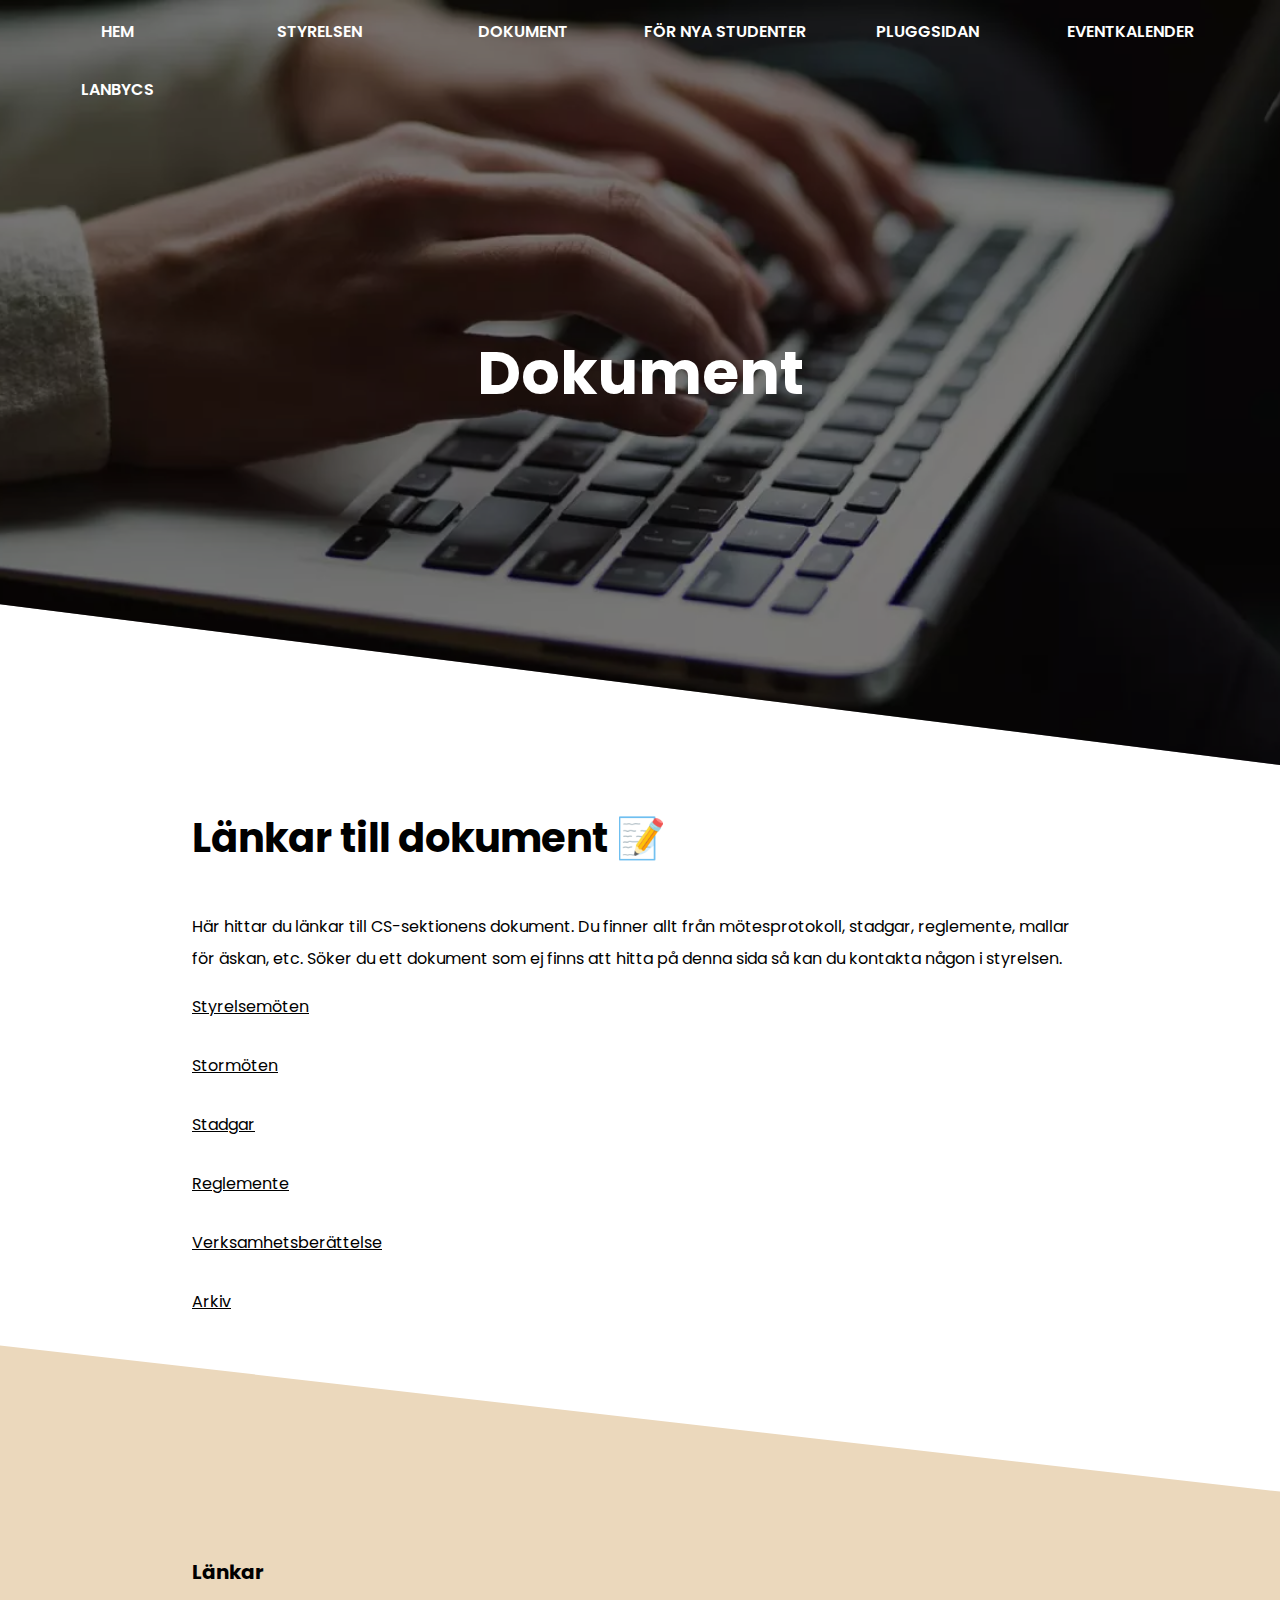
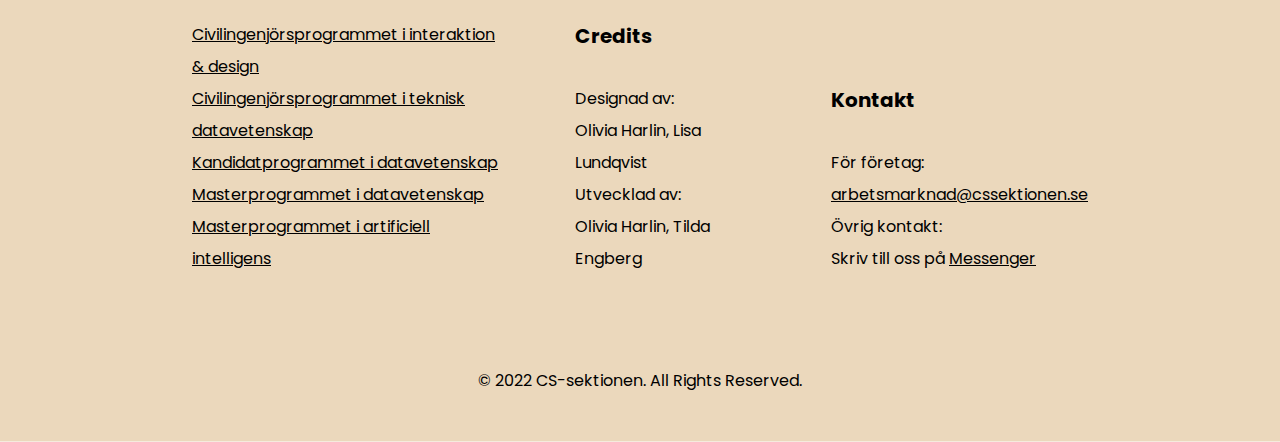
<file: documents.html>
<!DOCTYPE html>
<html>

<head>
    <link rel="apple-touch-icon" sizes="180x180" href="icon/apple-touch-icon.webp">
    <link rel="icon" type="image.webp" sizes="32x32" href="icon/favicon-32x32.webp">
    <link rel="icon" type="image.webp" sizes="16x16" href="icon/favicon-16x16.webp">
    
    <link rel="stylesheet" type="text/css" href="stylesheet.css">
    <link rel="preconnect" href="https://fonts.googleapis.com">
    <link rel="preconnect" href="https://fonts.gstatic.com" crossorigin>
    <link
        href="https://fonts.googleapis.com/css2?family=Poppins:ital,wght@0,100;0,200;0,300;0,400;0,500;0,600;0,700;0,800;0,900;1,100;1,200;1,300;1,400;1,500;1,600;1,700;1,800;1,900&display=swap"
        rel="stylesheet">

    <link href="https://fonts.googleapis.com/css2?family=Raleway:wght@500;700&display=swap" rel="stylesheet">

    <meta charset="UTF-8">
    <meta name="description" content="beskrivning">
    <meta name="keywords" content="lite ord">
    <meta name="author" content="CS-sektionen">
    <meta name="viewport" content="width=device-width, initial-scale=1.0">
    <meta name='viewport' content='width=device-width, initial-scale=1'>
    <script src="script.js" defer></script>
    <title>CS - Dokument</title>
</head>

<body>
    <div class="container4">

        <div class="hero-img4">
            <div class="hero-heading4">
                <h1>Dokument</h1>
            </div>

            <div class="nav-links">
                <div class="nav-link1">
                    <a href="index.html">Hem</a>
                </div>
                <div class="nav-link2">
                    <a href="board.html">Styrelsen</a>
                </div>
                <div class="nav-link3">
                    <a href="documents.html">Dokument</a>
                </div>
                <div class="nav-link4">
                    <a href="newstudents.html">För nya studenter</a>
                </div>
                <div class="nav-link5">
                    <a target="_blank"
                        href="https://drive.google.com/drive/folders/0B9hIrqCGZj9zb1R6d2NNeFd0Mnc?resourcekey=0-eDOSiVA4_C86Rcp4E_Gcxg&usp=sharing">Pluggsidan</a>
                </div>
                <div class="nav-link6">
                    <a href="news.html">Eventkalender</a>
                </div>
                <div class="nav-link7">
                    <a href="lanbycs.html">LANbyCS</a>
                </div>
            </div>

            <div class="navbar-resp">
                <div id="mySidepanel" class="sidepanel">
                    <a href="javascript:void(0)" class="closebtn" onclick="closeNav()">×</a>
                    <a href="/index.html">Hem</a>
                    <a href="/board.html">Styrelsen</a>
                    <a href="/documents.html">Dokument</a>
                    <a href="/newstudents.html">För nya studenter</a>
                    <a target="_blank"
                        href="https://drive.google.com/drive/folders/0B9hIrqCGZj9zb1R6d2NNeFd0Mnc?resourcekey=0-eDOSiVA4_C86Rcp4E_Gcxg&usp=sharing">Pluggsidan</a>
                    <a href="news.html">Eventkalender</a>
                    <a href="lanbycs.html">LANbyCS</a>
                </div>
                <button class="openbtn" onclick="openNav()">☰</button>
            </div>
        </div>
        <div class="description-links">
            <h2>Länkar till dokument 📝</h2>
            <p>Här hittar du länkar till CS-sektionens dokument. Du finner allt från mötesprotokoll, stadgar,
                reglemente, mallar för äskan, etc. Söker du ett dokument som ej finns att hitta på denna sida så kan du
                kontakta någon i styrelsen.</p>
        </div>

        <div class="links">
            <a href="https://drive.google.com/drive/folders/1peOaj3nHz2e2iC-mgPjXiBPUmBrSJYnA?usp=sharing">Styrelsemöten</a>
            <a href="https://drive.google.com/drive/folders/1lu-tczpqDbdeAbHi0Wh7rHpSqcAJ8zMz?usp=sharing">Stormöten</a>
            <a href="https://drive.google.com/file/d/1U3fdo3mHEqjdeSW9fvyBmP_yBvjQfNJY/view?usp=sharing">Stadgar</a>
            <a href="https://drive.google.com/file/d/1mpTTlN1ULU13OgS9k8W1iT-fgosDbnzA/view?usp=sharing">Reglemente</a>
            <a href="https://drive.google.com/drive/folders/1eAcasmS5rlIGwKqkcIXJJTwy5cL8qQD-?usp=sharing">Verksamhetsberättelse</a>
            <a href="https://drive.google.com/drive/folders/1ks7k0F2veSk2Cv2vIPaY4-hx6bIdeYfy?usp=sharing">Arkiv</a>
        </div>

        <div class="footer">
            <div class="footer-links">
                <h4>Länkar</h4>
                <a href="https://www.umu.se/utbildning/program/civilingenjorsprogrammet-i-interaktion-och-design/">Civilingenjörsprogrammet
                    i interaktion & design</a><br/>
                <a href="https://www.umu.se/utbildning/program/civilingenjorsprogrammet-i-teknisk-datavetenskap/">Civilingenjörsprogrammet
                    i teknisk datavetenskap</a><br/>
                <a href="https://www.umu.se/utbildning/program/kandidatprogrammet-i-datavetenskap/">Kandidatprogrammet i
                    datavetenskap</a><br/>
                <a href="https://www.umu.se/utbildning/program/masterprogrammet-i-datavetenskap/">Masterprogrammet i
                    datavetenskap</a><br/>
                <a href="https://www.umu.se/utbildning/program/masterprogrammet-i-artificiell-intelligens/">Masterprogrammet
                    i artificiell intelligens</a><br/>
            </div>
            <div class="footer-credits">
                <h4>Credits</h4>
                <p>Designad av:</p>
                <p>Olivia Harlin, Lisa Lundqvist</p>
                <p>Utvecklad av:</p>
                <p>Olivia Harlin, Tilda Engberg</p>
            </div>
            <div class="footer-contact">
                <h4>Kontakt</h4>
                <p>För företag:</p>
                <a href="mailto:arbetsmarknad@cssektionen.se">arbetsmarknad@cssektionen.se</a>
                <p>Övrig kontakt:</p>
                <p>Skriv till oss på <a href="https://www.facebook.com/cssektionen">Messenger</a></p>
            </div>
            <div class="footer-copyright">
                <p>© 2022 CS-sektionen. All Rights Reserved.</p>
            </div>
        </div>


    </div>
</body>

</html>
</file>
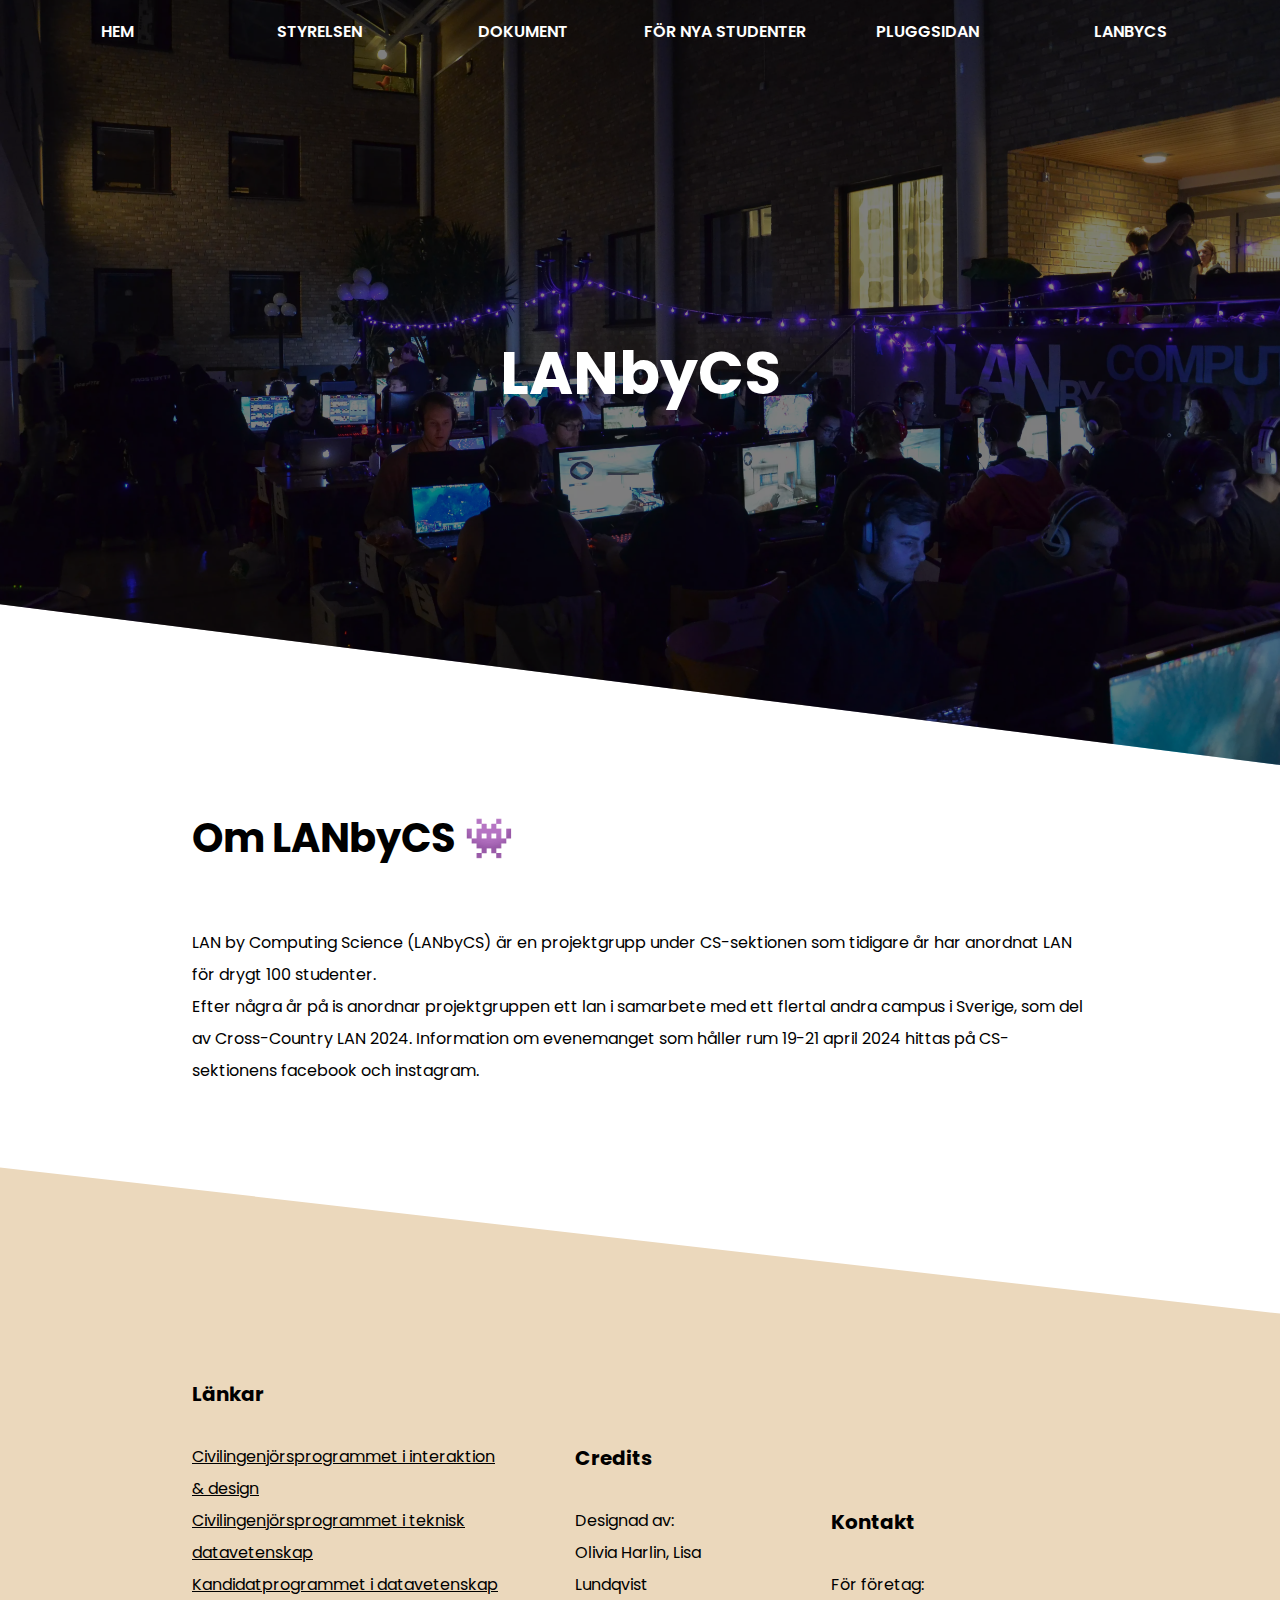
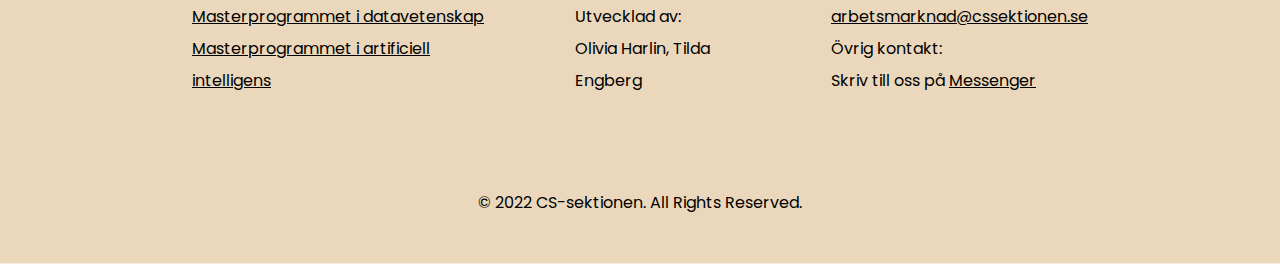
<file: lanbycs.html>
<!DOCTYPE html>
<html>

<head>
    <link rel="apple-touch-icon" sizes="180x180" href="icon/apple-touch-icon.webp">
    <link rel="icon" type="image.webp" sizes="32x32" href="icon/favicon-32x32.webp">
    <link rel="icon" type="image.webp" sizes="16x16" href="icon/favicon-16x16.webp">
    
    <link rel="stylesheet" type="text/css" href="stylesheet.css">
    <link rel="preconnect" href="https://fonts.googleapis.com">
    <link rel="preconnect" href="https://fonts.gstatic.com" crossorigin>
    <link
        href="https://fonts.googleapis.com/css2?family=Poppins:ital,wght@0,100;0,200;0,300;0,400;0,500;0,600;0,700;0,800;0,900;1,100;1,200;1,300;1,400;1,500;1,600;1,700;1,800;1,900&display=swap"
        rel="stylesheet">

    <link href="https://fonts.googleapis.com/css2?family=Raleway:wght@500;700&display=swap" rel="stylesheet">

    <meta charset="UTF-8">
    <meta name="description" content="beskrivning">
    <meta name="keywords" content="lite ord">
    <meta name="author" content="CS-sektionen">
    <meta name="viewport" content="width=device-width, initial-scale=1.0">
    <meta name='viewport' content='width=device-width, initial-scale=1'>
    <script src="script.js" defer></script>
    <title>CS - LANbyCS</title>
</head>

<body>
    <div class="container5">

        <div class="hero-img5">
            <div class="hero-heading5">
                <h1>LANbyCS</h1>
            </div>

            <div class="nav-links">
                <div class="nav-link1">
                    <a href="index.html">Hem</a>
                </div>
                <div class="nav-link2">
                    <a href="board.html">Styrelsen</a>
                </div>
                <div class="nav-link3">
                    <a href="documents.html">Dokument</a>
                </div>
                <div class="nav-link4">
                    <a href="newstudents.html">För nya studenter</a>
                </div>
                <div class="nav-link5">
                    <a target="_blank"
                        href="https://drive.google.com/drive/folders/0B9hIrqCGZj9zb1R6d2NNeFd0Mnc?resourcekey=0-eDOSiVA4_C86Rcp4E_Gcxg&usp=sharing">Pluggsidan</a>
                </div>
                <div class="nav-link6">
                    <a href="lanbycs.html">LANbyCS</a>
                </div>
            </div>

            <div class="navbar-resp">
                <div id="mySidepanel" class="sidepanel">
                    <a href="javascript:void(0)" class="closebtn" onclick="closeNav()">×</a>
                    <a href="/index.html">Hem</a>
                    <a href="/board.html">Styrelsen</a>
                    <a href="/documents.html">Dokument</a>
                    <a href="/newstudents.html">För nya studenter</a>
                    <a target="_blank"
                        href="https://drive.google.com/drive/folders/0B9hIrqCGZj9zb1R6d2NNeFd0Mnc?resourcekey=0-eDOSiVA4_C86Rcp4E_Gcxg&usp=sharing">Pluggsidan</a>
                    <a href="news.html">Eventkalender</a>
                    <a href="lanbycs.html">LANbyCS</a>
                </div>
                <button class="openbtn" onclick="openNav()">☰</button>
            </div>
        </div>
        <!-- Countdown 
        <div class="countdown">
            <div id="countdown">
                <ul>
                <li><span id="days"></span>Dagar</li>
                <li><span id="hours"></span>Timmar</li>
                <li><span id="minutes"></span>Minuter</li>
                <li><span id="seconds"></span>Sekunder</li>
                </ul>
            </div>
 

            <script>
                (function () {
                    const second = 1000,
                            minute = second * 60,
                            hour = minute * 60,
                            day = hour * 24;

                    let today = new Date(),
                        dd = String(today.getDate()).padStart(2, "0"),
                        mm = String(today.getMonth() + 1).padStart(2, "0"),
                        yyyy = today.getFullYear(),
                        dayMonth = "04/28/",
                        event = dayMonth + yyyy;
                    
                    today = mm + "/" + dd + "/" + yyyy;
             
                    
                    const countDown = new Date(event).getTime(),
                        x = setInterval(function() {    

                            const now = new Date().getTime(),
                                distance = countDown - now;

                            document.getElementById("days").innerText = Math.floor(distance / (day)),
                            document.getElementById("hours").innerText = Math.floor((distance % (day)) / (hour)),
                            document.getElementById("minutes").innerText = Math.floor((distance % (hour)) / (minute)),
                            document.getElementById("seconds").innerText = Math.floor((distance % (minute)) / second);

                            if (distance < 0) {
                            document.getElementById("headline").innerText = "Wihooo!";
                            document.getElementById("countdown").style.display = "none";
                            document.getElementById("content").style.display = "block";
                            clearInterval(x);
                            }
                            //seconds
                        }, 0)
                }());
            </script>
   
        </div>
        <div class="description-lan">
            <h2>Kommande event</h2>
            <p>Visste du att CS-sektionen har en undergrupp som heter LANbyCS?👾 <br>Årligen anordnar LANbyCS ett LAN för drygt 100 
                studenter som passar både de med ett enormt spelbibliotek eller för den som gärna håller sig på sin egen Minecraftvärld.
                <br><br>Den 28-30 april anordnar LANbyCS ett LAN för en mindre skara studenter som uppvärmning inför höstens LAN.
                Det utlovas roliga turneringar med fina priser🙌</p>
        </div>
        
        <div class="links">
            <h2>Om LANbyCS 👾</h2>
            <p>LAN by Computing Science (LANbyCS) är en projektgrupp under CS-sektionen som tidigare år har anordnat LAN för drygt 100
                studenter.<br>Just nu ligger projektet på is, men är du sugen på att vara med och anordna nästa generations LANbyCS
                är du varmt välkommen att kontakta oss!</p>
                <br><br>
        </div>
        -->

        <div class="links">
            <h2>Om LANbyCS 👾</h2>
            <p>LAN by Computing Science (LANbyCS) är en projektgrupp under CS-sektionen som tidigare år har anordnat LAN för drygt 100
                studenter.<br> Efter några år på is anordnar projektgruppen ett lan i samarbete med ett flertal andra campus i Sverige, 
                som del av Cross-Country LAN 2024. Information om evenemanget som håller rum 19-21 april 2024 hittas på 
                CS-sektionens facebook och instagram.</p>
                <br><br>
        </div>

        <div class="footer">
            <div class="footer-links">
                <h4>Länkar</h4>
                <a href="https://www.umu.se/utbildning/program/civilingenjorsprogrammet-i-interaktion-och-design/">Civilingenjörsprogrammet
                    i interaktion & design</a><br/>
                <a href="https://www.umu.se/utbildning/program/civilingenjorsprogrammet-i-teknisk-datavetenskap/">Civilingenjörsprogrammet
                    i teknisk datavetenskap</a><br/>
                <a href="https://www.umu.se/utbildning/program/kandidatprogrammet-i-datavetenskap/">Kandidatprogrammet i
                    datavetenskap</a><br/>
                <a href="https://www.umu.se/utbildning/program/masterprogrammet-i-datavetenskap/">Masterprogrammet i
                    datavetenskap</a><br/>
                <a href="https://www.umu.se/utbildning/program/masterprogrammet-i-artificiell-intelligens/">Masterprogrammet
                    i artificiell intelligens</a><br/>
            </div>
            <div class="footer-credits">
                <h4>Credits</h4>
                <p>Designad av:</p>
                <p>Olivia Harlin, Lisa Lundqvist</p>
                <p>Utvecklad av:</p>
                <p>Olivia Harlin, Tilda Engberg</p>
            </div>
            <div class="footer-contact">
                <h4>Kontakt</h4>
                <p>För företag:</p>
                <a href="mailto:arbetsmarknad@cssektionen.se">arbetsmarknad@cssektionen.se</a>
                <p>Övrig kontakt:</p>
                <p>Skriv till oss på <a href="https://www.facebook.com/cssektionen">Messenger</a></p>
            </div>
            <div class="footer-copyright">
                <p>© 2022 CS-sektionen. All Rights Reserved.</p>
            </div>
        </div>


    </div>
</body>

</html>
</file>
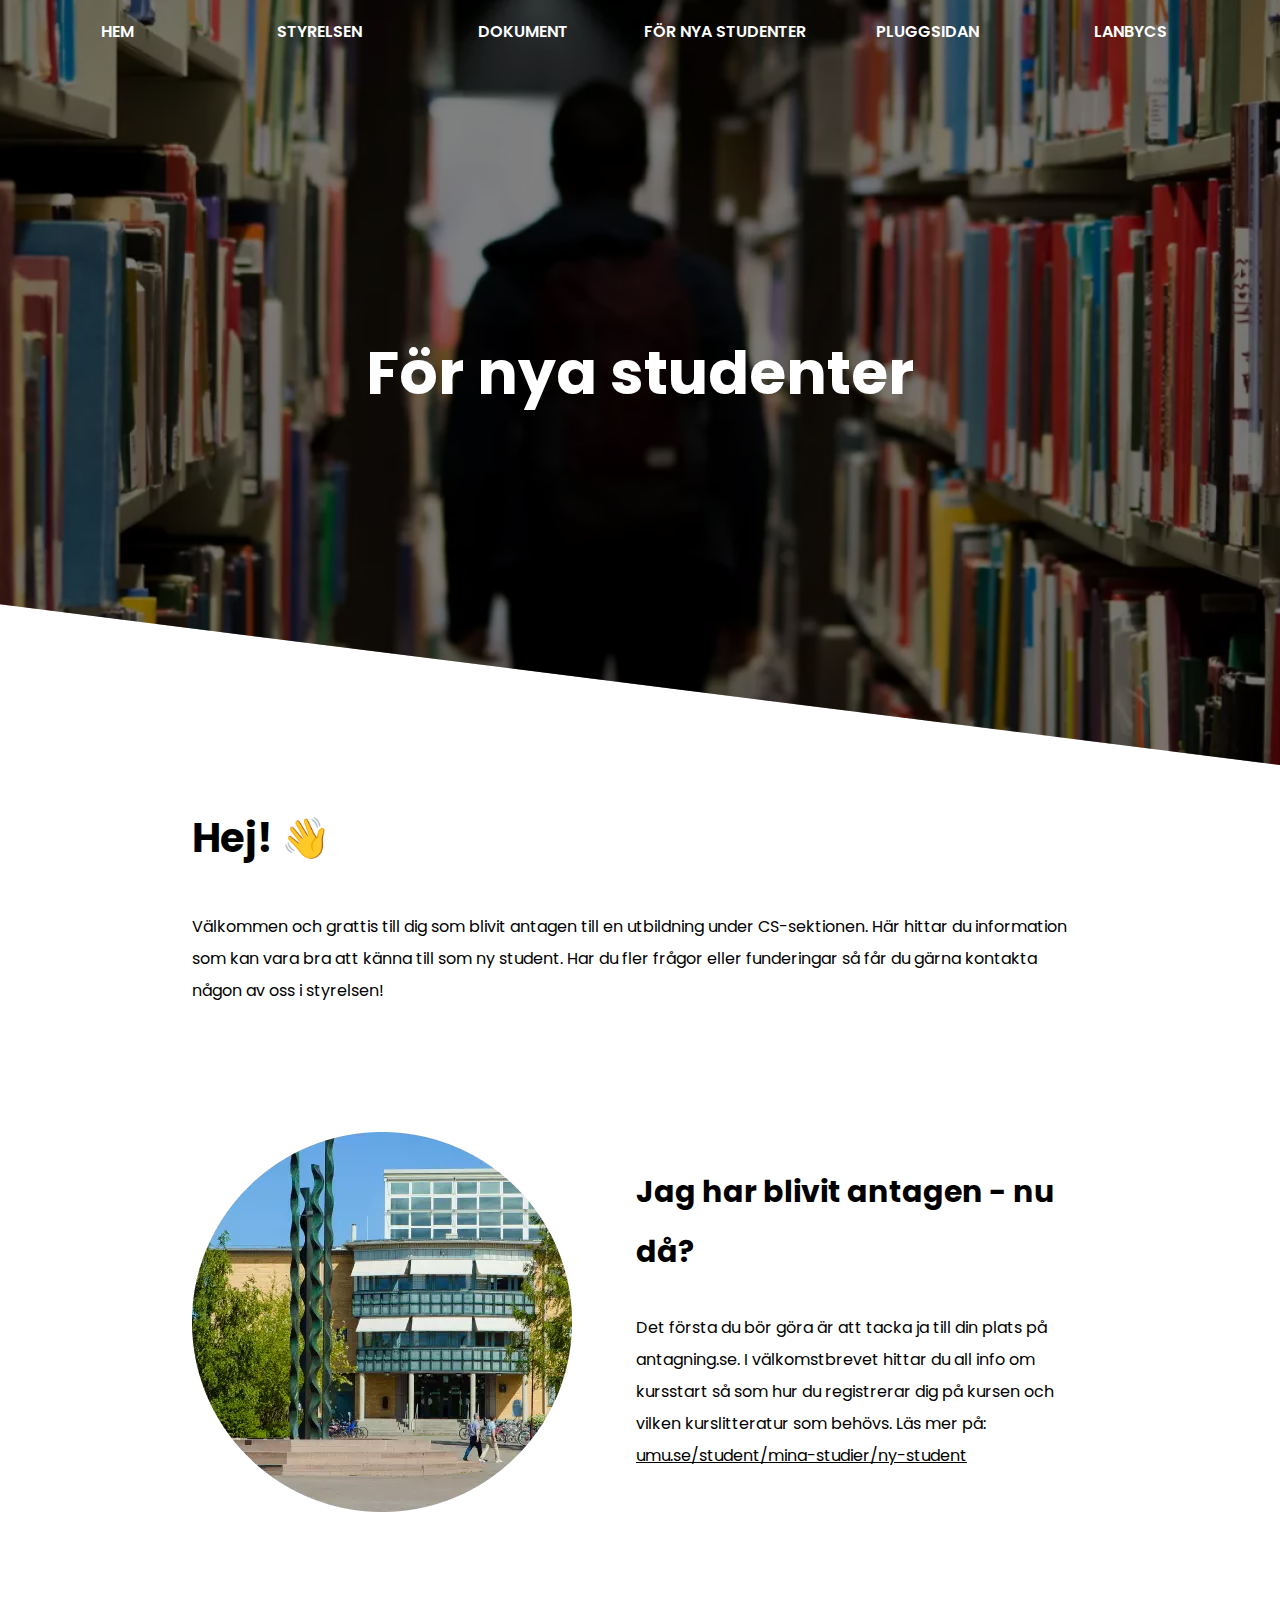
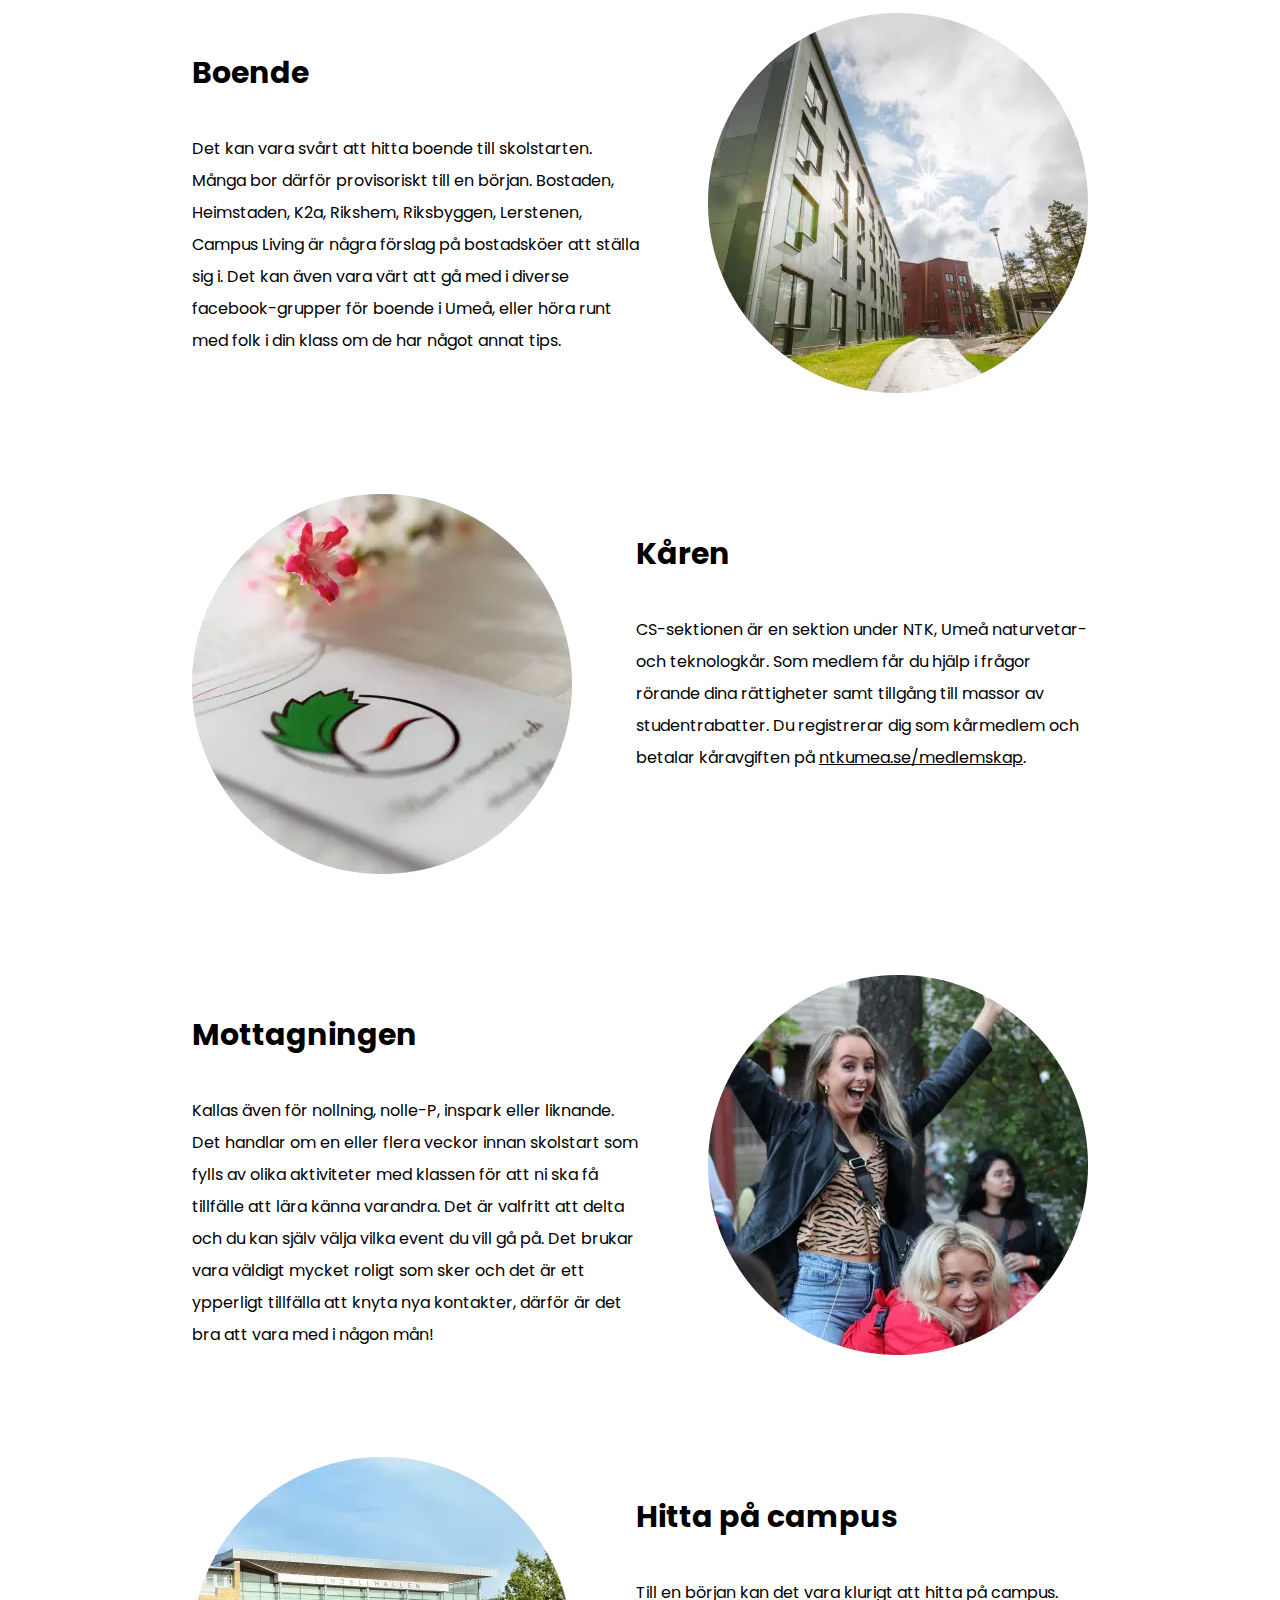
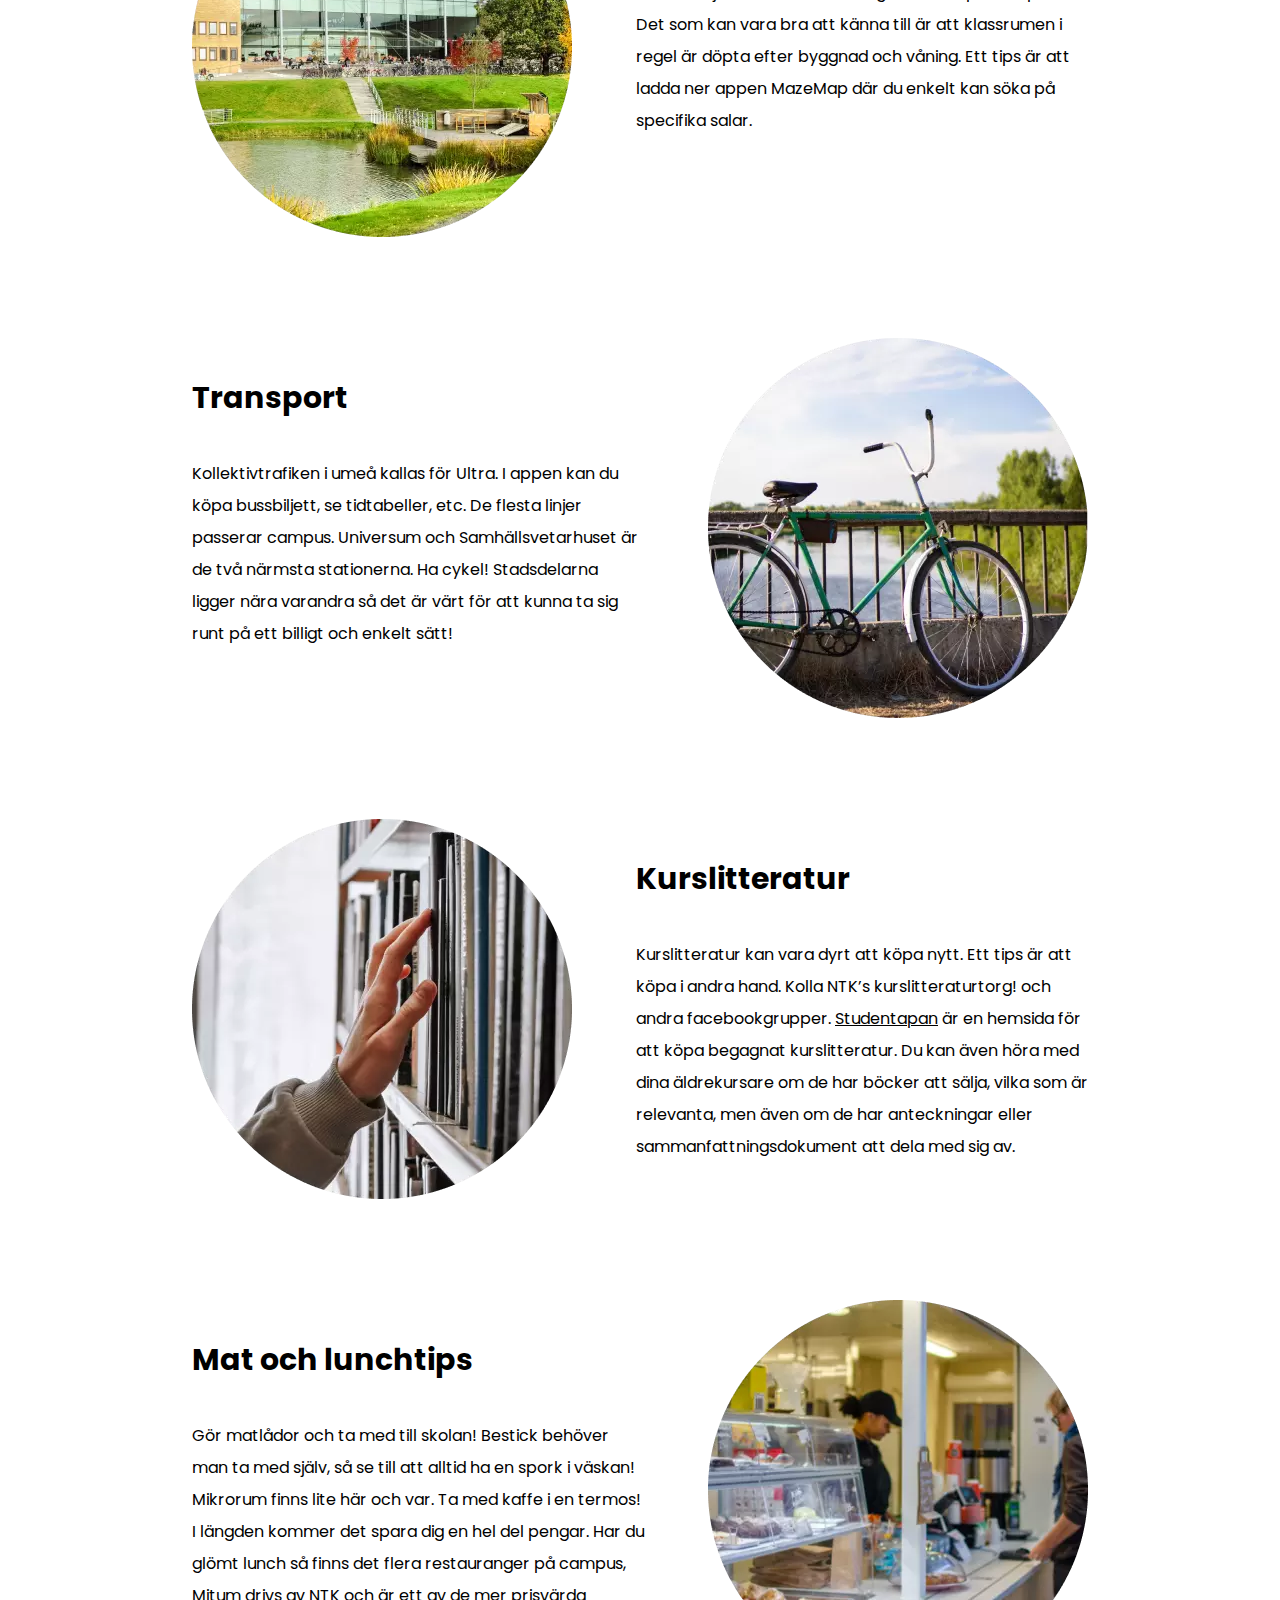
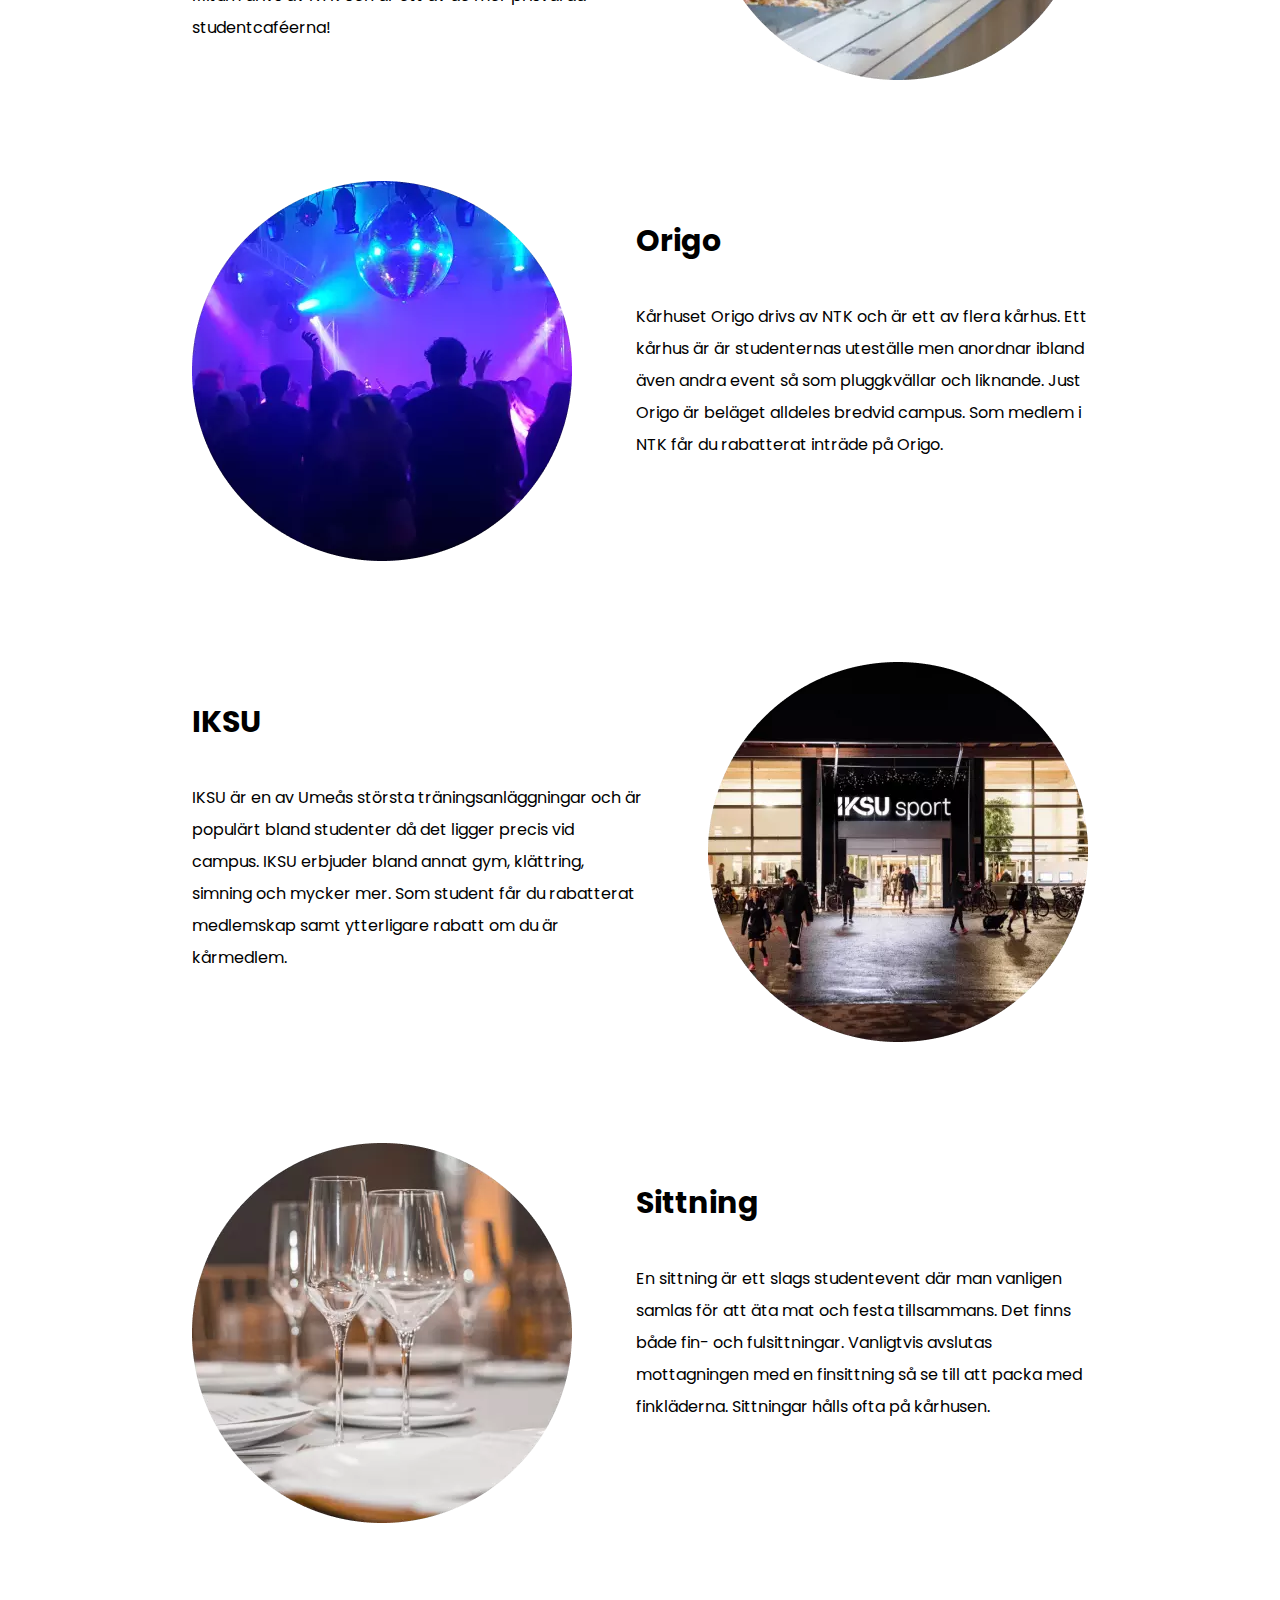
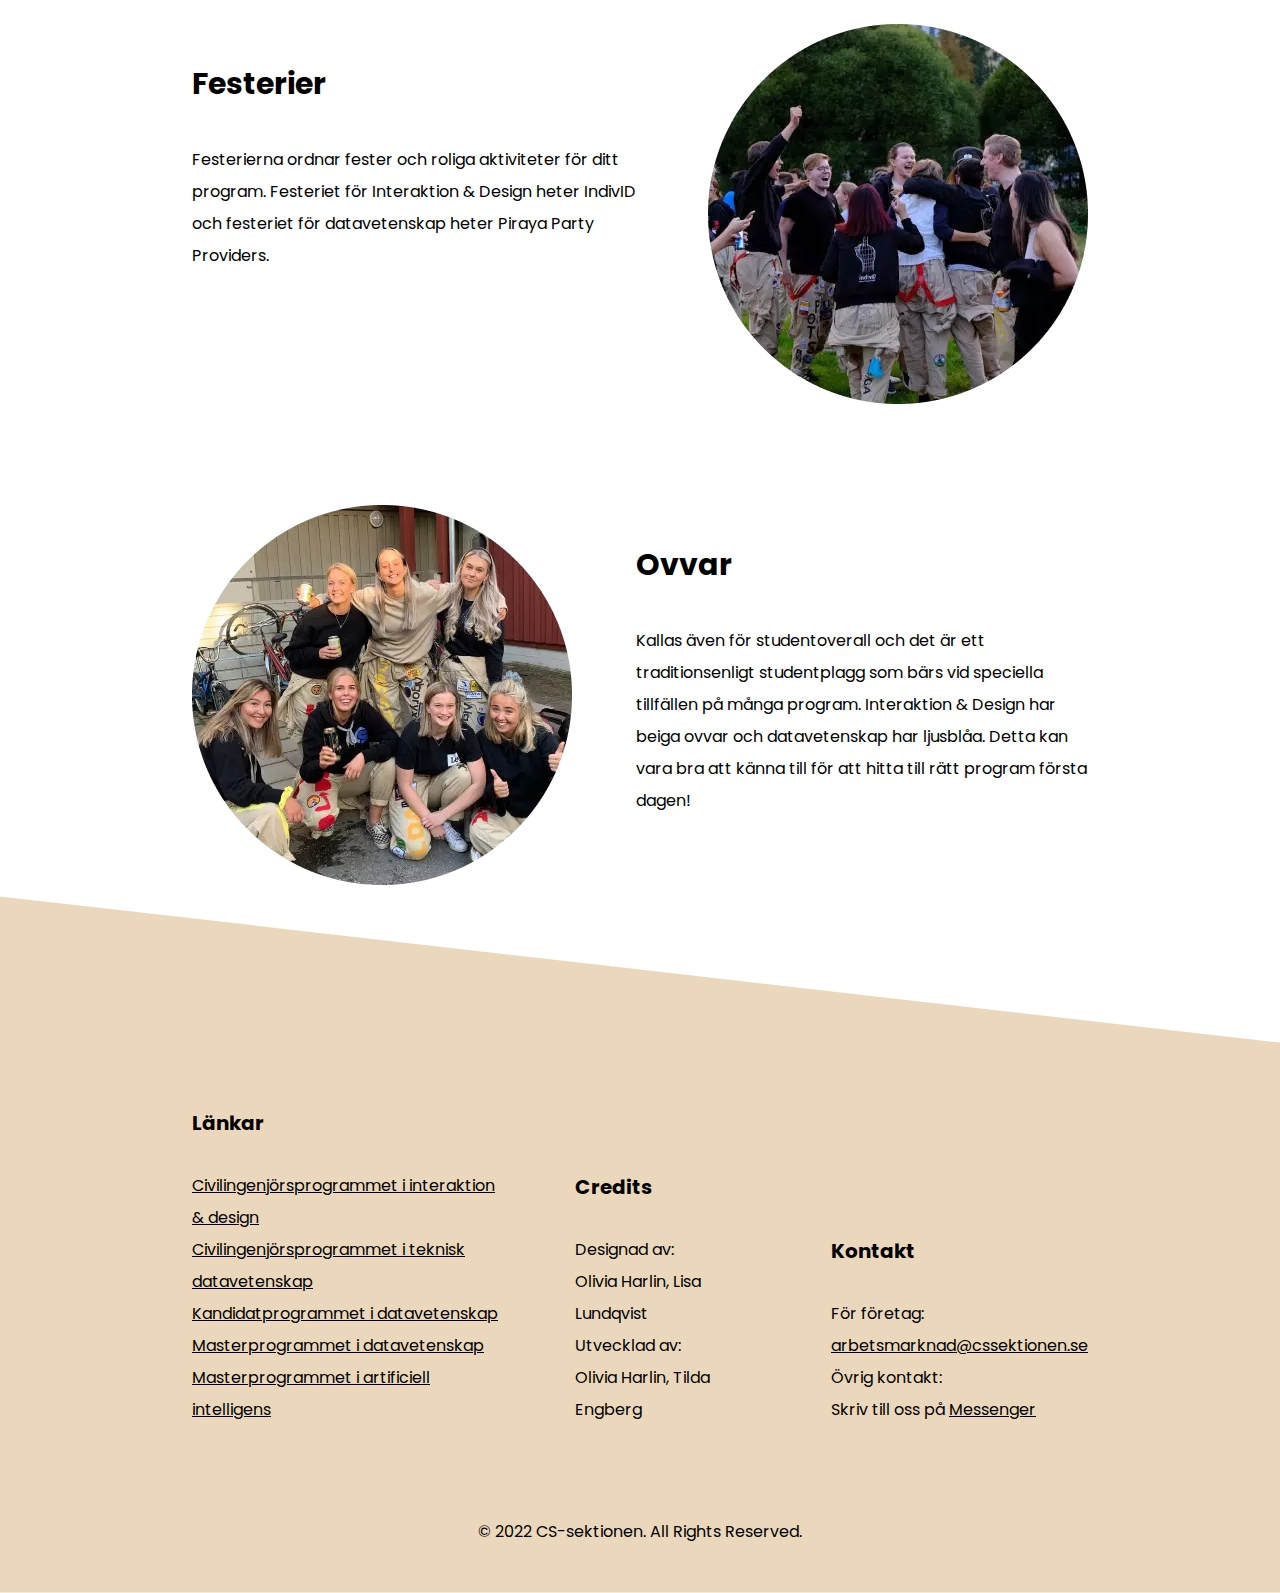
<file: newstudents.html>
<!DOCTYPE html>
<html>

<head>
    <link rel="apple-touch-icon" sizes="180x180" href="icon/apple-touch-icon.webp">
    <link rel="icon" type="image.webp" sizes="32x32" href="icon/favicon-32x32.webp">
    <link rel="icon" type="image.webp" sizes="16x16" href="icon/favicon-16x16.webp">
    
    <link rel="stylesheet" type="text/css" href="stylesheet.css">
    <link rel="preconnect" href="https://fonts.googleapis.com">
    <link rel="preconnect" href="https://fonts.gstatic.com" crossorigin>
    <link
        href="https://fonts.googleapis.com/css2?family=Poppins:ital,wght@0,100;0,200;0,300;0,400;0,500;0,600;0,700;0,800;0,900;1,100;1,200;1,300;1,400;1,500;1,600;1,700;1,800;1,900&display=swap"
        rel="stylesheet">

    <link href="https://fonts.googleapis.com/css2?family=Raleway:wght@500;700&display=swap" rel="stylesheet">

    <meta charset="UTF-8">
    <meta name="description" content="beskrivning">
    <meta name="keywords" content="lite ord">
    <meta name="author" content="CS-sektionen">
    <meta name="viewport" content="width=device-width, initial-scale=1.0">
    <meta name='viewport' content='width=device-width, initial-scale=1'>
    <script src="script.js" defer></script>
    <title>CS - För nya studenter</title>
</head>

<body>
    <div class="container2">

        <div class="hero-img2">
            <div class="hero-heading2">
                <h1>För nya studenter</h1>
            </div>

            <div class="nav-links">
                <div class="nav-link1">
                    <a href="index.html">Hem</a>
                </div>
                <div class="nav-link2">
                    <a href="board.html">Styrelsen</a>
                </div>
                <div class="nav-link3">
                    <a href="documents.html">Dokument</a>
                </div>
                <div class="nav-link4">
                    <a href="newstudents.html">För nya studenter</a>
                </div>
                <div class="nav-link5">
                    <a target="_blank"
                        href="https://drive.google.com/drive/folders/0B9hIrqCGZj9zb1R6d2NNeFd0Mnc?resourcekey=0-eDOSiVA4_C86Rcp4E_Gcxg&usp=sharing">Pluggsidan</a>
                </div>
                <div class="nav-link6">
                    <a href="lanbycs.html">LANbyCS</a>
                </div>
            </div>

            <div class="navbar-resp">
                <div id="mySidepanel" class="sidepanel">
                    <a href="javascript:void(0)" class="closebtn" onclick="closeNav()">×</a>
                    <a href="/index.html">Hem</a>
                    <a href="/board.html">Styrelsen</a>
                    <a href="/documents.html">Dokument</a>
                    <a href="/newstudents.html">För nya studenter</a>
                    <a target="_blank"
                        href="https://drive.google.com/drive/folders/0B9hIrqCGZj9zb1R6d2NNeFd0Mnc?resourcekey=0-eDOSiVA4_C86Rcp4E_Gcxg&usp=sharing">Pluggsidan</a>
                    <a href="news.html">Eventkalender</a>
                    <a href="lanbycs.html">LANbyCS</a>
                </div>
                <button class="openbtn" onclick="openNav()">☰</button>
            </div>
        </div>
        

        <div class="description">
            <h2>Hej! 👋</h2>
            <p>Välkommen och grattis till dig som blivit antagen till en utbildning under CS-sektionen. Här hittar du
                information som kan vara bra att känna till som ny student. Har du fler frågor eller funderingar så får
                du gärna kontakta någon av oss i styrelsen!</p>
        </div>


        <div class="sections">
            <div class="section-l">
                <div class="section-img">
                    <img src="images/ellipse1.webp">
                </div>
                <div class="section-txt">
                    <h3>Jag har blivit antagen - nu då?</h3>
                    <p>Det första du bör göra är att tacka ja till din plats på antagning.se. I välkomstbrevet hittar du
                        all info om kursstart så som hur du registrerar dig på kursen och vilken kurslitteratur som
                        behövs. Läs mer på:
                        <a href="https://umu.se/student/mina-studier/ny-student/">umu.se/student/mina-studier/ny-student</a></p>
                </div>


            </div>

            <div class="section-r">
                <div class="section-img">
                    <img src="images/ellipse2.webp">

                </div>
                <div class="section-txt">
                    <h3>Boende</h3>
                    <p>Det kan vara svårt att hitta boende till skolstarten. Många bor därför provisoriskt till en
                        början. Bostaden, Heimstaden, K2a, Rikshem, Riksbyggen, Lerstenen, Campus Living är några
                        förslag på bostadsköer att ställa sig i. Det kan även vara värt att gå med i diverse
                        facebook-grupper för boende i Umeå, eller höra runt med folk i din klass om de har något annat
                        tips.</p>

                </div>
            </div>

            <div class="section-l">
                <div class="section-img">
                    <img src="images/ellipse3.webp">

                </div>
                <div class="section-txt">
                    <h3>Kåren</h3>
                    <p>CS-sektionen är en sektion under NTK, Umeå naturvetar- och teknologkår. Som
                        medlem får du hjälp i frågor rörande dina rättigheter samt tillgång till massor av
                        studentrabatter. Du registrerar dig som kårmedlem och betalar kåravgiften på <a href="https://www.ntkumea.se/medlemskap/">ntkumea.se/medlemskap</a>.
                    </p>

                </div>
            </div>


            <div class="section-r">
                <div class="section-img">
                    <img src="images/ellipse4.webp">

                </div>
                <div class="section-txt">
                    <h3>Mottagningen</h3>
                    <p>Kallas även för nollning, nolle-P, inspark eller liknande. Det handlar om en eller flera veckor
                        innan skolstart som fylls av olika aktiviteter med klassen för att ni ska få tillfälle att lära
                        känna varandra. Det är valfritt att delta och du kan själv välja vilka event du vill gå på. Det
                        brukar vara väldigt mycket roligt som sker och det är ett ypperligt tillfälla att knyta nya
                        kontakter, därför är det bra att vara med i någon mån!</p>

                </div>
            </div>


            <div class="section-l">
                <div class="section-img">
                    <img src="images/ellipse5.webp">

                </div>
                <div class="section-txt">
                    <h3>Hitta på campus</h3>
                    <p>Till en början kan det vara klurigt att hitta på campus. Det som kan vara bra att känna till är
                        att klassrumen i regel är döpta efter byggnad och våning. Ett tips är att ladda ner appen
                        MazeMap där du enkelt kan söka på specifika salar.</p>

                </div>
            </div>


            <div class="section-r">
                <div class="section-img">
                    <img src="images/ellipse6.webp">

                </div>
                <div class="section-txt">
                    <h3>Transport</h3>
                    <p>Kollektivtrafiken i umeå kallas för Ultra. I appen kan du köpa bussbiljett, se tidtabeller, etc.
                        De flesta linjer passerar campus. Universum och Samhällsvetarhuset är de två närmsta
                        stationerna. Ha cykel! Stadsdelarna ligger nära varandra så det är värt för att kunna ta sig runt på
                        ett billigt och enkelt sätt!</p>

                </div>
            </div>

            <div class="section-l">
                <div class="section-img">
                    <img src="images/ellipse7.webp">

                </div>
                <div class="section-txt">
                    <h3>Kurslitteratur</h3>
                    <p>Kurslitteratur kan vara dyrt att köpa nytt. Ett tips är att köpa i andra hand. Kolla NTK’s
                        kurslitteraturtorg! och andra facebookgrupper. <a href="https://studentapan.se/">Studentapan</a> är en hemsida för att köpa begagnat kurslitteratur. Du kan även höra med dina äldrekursare om de har
                        böcker att sälja, vilka som är relevanta, men även om de har anteckningar eller sammanfattningsdokument att dela med sig av.</p>

                </div>
            </div>

            <div class="section-r">
                <div class="section-img">
                    <img src="images/ellipse8.webp">

                </div>
                <div class="section-txt">
                    <h3>Mat och lunchtips</h3>
                    <p>Gör matlådor och ta med till skolan! Bestick behöver man ta med själv, så se till att alltid
                        ha en spork i väskan! Mikrorum finns lite här och var. Ta med kaffe i en termos! I längden
                        kommer det spara dig en hel del pengar. Har du glömt lunch så finns det flera restauranger på
                        campus, Mitum drivs av NTK och är ett av de mer prisvärda studentcaféerna!</p>

                </div>
            </div>


            <div class="section-l">
                <div class="section-img">
                    <img src="images/ellipse9.webp">

                </div>
                <div class="section-txt">
                    <h3>Origo</h3>
                    <p>Kårhuset Origo drivs av NTK och är ett av flera kårhus. Ett kårhus är är studenternas uteställe
                        men anordnar ibland även andra event så som pluggkvällar och liknande. Just Origo är beläget
                        alldeles bredvid campus. Som medlem i NTK får du rabatterat inträde på Origo. </p>

                </div>
            </div>

            <div class="section-r">
                <div class="section-img">
                    <img src="images/ellipse10.webp">

                </div>
                <div class="section-txt">
                    <h3>IKSU</h3>
                    <p>IKSU är en av Umeås största träningsanläggningar och är populärt bland studenter då det ligger
                        precis vid campus. IKSU erbjuder bland annat gym, klättring, simning och mycker mer. Som student
                        får du rabatterat medlemskap samt ytterligare rabatt om du är kårmedlem. </p>

                </div>
            </div>

            <div class="section-l">
                <div class="section-img">
                    <img src="images/ellipse11.webp">

                </div>
                <div class="section-txt">
                    <h3>Sittning</h3>
                    <p>En sittning är ett slags studentevent där man vanligen samlas för att äta mat och festa
                        tillsammans. Det finns både fin- och fulsittningar. Vanligtvis avslutas mottagningen med en
                        finsittning så se till att packa med finkläderna. Sittningar hålls ofta på kårhusen. </p>

                </div>
            </div>

            <div class="section-r">
                <div class="section-img">
                    <img src="images/ellipse12.webp">

                </div>
                <div class="section-txt">
                    <h3>Festerier</h3>
                    <p>Festerierna ordnar fester och roliga aktiviteter för ditt program. Festeriet för Interaktion &
                        Design heter IndivID och festeriet för datavetenskap heter Piraya Party Providers.</p>

                </div>
            </div>

            <div class="section-l">
                <div class="section-img">
                    <img src="images/ellipse13.webp">

                </div>
                <div class="section-txt">
                    <h3>Ovvar</h3>
                    <p>Kallas även för studentoverall och det är ett traditionsenligt studentplagg som bärs vid
                        speciella tillfällen på många program. Interaktion & Design har beiga ovvar och datavetenskap
                        har ljusblåa. Detta kan vara bra att känna till för att hitta till rätt program första dagen!
                    </p>

                </div>
            </div>


        </div>

        <div class="footer">
            <div class="footer-links">
                <h4>Länkar</h4>
                <a href="https://www.umu.se/utbildning/program/civilingenjorsprogrammet-i-interaktion-och-design/">Civilingenjörsprogrammet
                    i interaktion & design</a><br/>
                <a href="https://www.umu.se/utbildning/program/civilingenjorsprogrammet-i-teknisk-datavetenskap/">Civilingenjörsprogrammet
                    i teknisk datavetenskap</a><br/>
                <a href="https://www.umu.se/utbildning/program/kandidatprogrammet-i-datavetenskap/">Kandidatprogrammet i
                    datavetenskap</a><br/>
                <a href="https://www.umu.se/utbildning/program/masterprogrammet-i-datavetenskap/">Masterprogrammet i
                    datavetenskap</a><br/>
                <a href="https://www.umu.se/utbildning/program/masterprogrammet-i-artificiell-intelligens/">Masterprogrammet
                    i artificiell intelligens</a><br/>
            </div>
            <div class="footer-credits">
                <h4>Credits</h4>
                <p>Designad av:</p>
                <p>Olivia Harlin, Lisa Lundqvist</p>
                <p>Utvecklad av:</p>
                <p>Olivia Harlin, Tilda Engberg</p>
            </div>
            <div class="footer-contact">
                <h4>Kontakt</h4>
                <p>För företag:</p>
                <a href="mailto:arbetsmarknad@cssektionen.se">arbetsmarknad@cssektionen.se</a>
                <p>Övrig kontakt:</p>
                <p>Skriv till oss på <a href="https://www.facebook.com/cssektionen">Messenger</a></p>
            </div>
            <div class="footer-copyright">
                <p>© 2022 CS-sektionen. All Rights Reserved.</p>
            </div>
        </div>


    </div>
</body>

</html>
</file>
<file: stylesheet.css>
/*---------- REGLER ----------*/
/*
* Globala regler för hela hemsidan
*/

@charset "UTF-8";

body {
  font-family: 'Poppins';
  margin: 0;
  top: 0;
  line-height: 2;
  width: 100vw;
}

h1 { font-size: 3.75em; }
h2 { font-size: 2.5em; }
h3 { font-size: 1.875em; }
h4 { font-size: 1.25em; }

@media only screen and (max-width: 750px) {
  h1 { font-size: 3em; }
  h2 { font-size: 2em; }
  h3 { font-size: 1.875em; }
  h4 { font-size: 1.25em; }
}








/*---------- NAVBAR ----------*/
/*
* Menyn som övergår till hamburgarmeny i responsiva läget
*/
.nav-links {
  grid-template-columns: repeat(6, 1fr);
  grid-template-rows: 1fr;
  gap: 0px 0px;
  grid-auto-flow: row;
  grid-template-areas:
    "nav-link1 nav-link2 nav-link3 nav-link4 nav-link5 nav-link6";
  grid-area: nav-links;
  display: inline-grid;
  justify-items: center;
  text-align: center;
  padding: 1rem;
  height: 10vh;
  width: 95vw;
  position: sticky;
}

.nav-links a:link {
  font-weight: 600;
  text-transform: uppercase;
  text-decoration: none;
}

.nav-links a:hover { text-decoration: underline 2px solid white; }

.nav-link1 { grid-area: nav-link1; }
.nav-link2 { grid-area: nav-link2; }
.nav-link3 { grid-area: nav-link3; }
.nav-link4 { grid-area: nav-link4; }
.nav-link5 { grid-area: nav-link5; }
.nav-link6 { grid-area: nav-link6; }


@media only screen and (min-width: 750px) {
  .sidepanel, .openbtn { display: none; }
}

@media only screen and (max-width: 750px) {

  .navbar-resp {
    padding-top: 10px;
    display: grid;
    grid-template-columns: auto;
    grid-template-rows: auto;
    gap: 0px 0px;
    grid-auto-flow: row;
    grid-template-areas:
      "openbtn . .";
  }

  .sidepanel {
    width: 0;
    position: fixed;
    z-index: 2;
    height: 100vh;
    top: 0;
    left: 0;
    background-color: #111;
    overflow-x: hidden;
    transition: 0.5s;
    padding-top: 60px;
  }

  .sidepanel a {
    padding: 8px 8px 8px 32px;
    text-decoration: none;
    font-size: 20px;
    color: white;
    display: block;
    transition: 0.3s;
  }

  .sidepanel a:hover { color: #f1f1f1; }

  .sidepanel .closebtn {
    position: absolute;
    top: 0;
    right: 25px;
    font-size: 36px;
  }

  .openbtn {
    height: 10vh;
    font-size: 45px;
    cursor: pointer;
    color: white;
    background: none;
    border: none;
    margin: 0px;
    padding-left: 3vh;
    grid-area: openbtn;
    justify-self: start;
  }

  .nav-links { display: none; }
}






/*---------- FOOTER ----------*/
/*
* Footer innehållande länkar, credits och kontaktuppgifter
*/
.footer {
  display: grid;
  grid-template-columns: auto;
  grid-template-rows: auto;
  gap: 0px 5vw;
  grid-auto-flow: row;
  grid-template-areas:
    "footer-links footer-credits footer-contact"
    "footer-copyright footer-copyright footer-copyright";
  grid-area: footer;
  background-color: #EBD8BC;
  clip-path: polygon(0 0, 100% 21%, 100% 100%, 0% 100%);
  padding-top: 20vh;
  padding-bottom: 5vh;
}

.footer a, .footer p {
  color: black;
  margin-block-start: 0em;
  margin-block-end: 0em;
  line-height: 2;
}

.footer-credits, .footer-links, .footer-contact { align-self: end; }

.footer-links { grid-area: footer-links; }
.footer-credits { grid-area: footer-credits; }
.footer-contact { grid-area: footer-contact; }

.footer-copyright {
  grid-area: footer-copyright;
  padding-top: 10vh;
  text-align: center;
}

@media only screen and (max-width: 750px) {
  .footer {
    grid-template-areas:
      "footer-links"
      "footer-contact"
      "footer-credits"
      "footer-copyright";
  }
}






/*---------- INDEX ----------*/
/*
* Första sidan som innehåller information, sociala medier, kontakt.
*/
.container {
  display: grid;
  grid-template-columns: 1fr;
  grid-template-rows: auto;
  gap: 0px 0px;
  grid-auto-flow: row;
  grid-template-areas:
    "hero-img"
    "about"
    "social-media"
    "contact"
    "footer";
}

.about, .contact {
  margin: 0px 15vw;
  width: 70vw;
}

.about-ntk a{
  color: black;
}

.social-media, .footer {
  padding-left: 15vw;
  padding-right: 15vw;
  width: 70vw;
}

.hero-img {
  display: grid;
  grid-template-columns: auto;
  grid-template-rows: auto;
  gap: 0px 0px;
  grid-auto-flow: row;
  grid-template-areas:
    "nav-links nav-links nav-links nav-links nav-links nav-links"
    ". . . hero-heading hero-heading hero-heading"
    ". . . hero-heading hero-heading hero-heading";
  grid-area: hero-img;
  background: rgba(0, 0, 0, 0.4) url(images/hero.webp) 50%/cover no-repeat;
  height: 85vh;
  width: 100vw;
  clip-path: polygon(0 0, 100% 0, 100% 100%, 0 79%);
  color: white;
  background-blend-mode: darken;
}

.hero-heading {
  grid-area: hero-heading;
  text-align: center;
  padding: 7vh 7vw 0 0;
}

.hero-heading img {
  width: 10vw;
  margin-bottom: 0;
}

.hero-heading h1 {
  margin-bottom: 0;
  margin-top: 0;
  line-height: 1;
}

.hero-heading h4 {
  margin-top: 0;
  font-weight: 500;
}

.about {
  display: grid;
  grid-template-columns: repeat(3, 1fr);
  grid-template-rows: auto;
  gap: 5vh 0px;
  grid-auto-flow: row;
  grid-template-areas:
    "about-logos about-text about-text"
    "about-ntk about-ntk about-logo";
  grid-area: about;
  margin-bottom: 10vh;
  margin-top: 10vh;
}

.about-text { grid-area: about-text; }

.about-text h2 { color: black; }

.about-logos {
  display: grid;
  grid-template-columns: 1fr;
  grid-template-rows: repeat(3, 1fr);
  gap: 5vh 0px;
  grid-auto-flow: row;
  grid-template-areas:
    "about-logos-c"
    "about-logos-dv"
    "about-logos-id";
  grid-area: about-logos;
}

.about-logos-c { grid-area: about-logos-c; }
.about-logos-dv { grid-area: about-logos-dv; }
.about-logos-id { grid-area: about-logos-id; }
.about-ntk { grid-area: about-ntk; }

.about-ntk h2 {
  color: black;
}

.about-logo {
  grid-area: about-logo;
  display: flex;
  justify-content: center;
  align-items: center;
}

.social-media {
  display: grid;
  grid-template-columns: auto;
  grid-template-rows: auto;
  gap: 5vw 5vw;
  grid-auto-flow: row;
  grid-template-areas:
    "social-media-heading social-media-heading"
    "social-media-fb social-media-ig"
    "social-media-discord social-media-orbi";
  grid-area: social-media;
  background-color: #15004F;
  padding-top: 5vh;
  padding-bottom: 15vh;
}

.social-media p, h2, h5, a { color: white; }

.social-media p, a {
  margin-block-start: 0em;
  margin-block-end: 0em;
}

.social-media-heading {
  grid-area: social-media-heading;
  text-align: center;
}

.social-media-fb, .social-media-discord { padding-left: 10vw; }
.social-media-orbi, .social-media-ig { padding-right: 10vw; }

.social-media-fb {
  grid-area: social-media-fb;
  display: grid;
  grid-template-columns: 0.2fr 1fr;
  grid-template-rows: 0fr 0fr;
  gap: 0px 2vw;
  grid-auto-flow: row;
  grid-template-areas:
    "logo-fb fb-heading"
    "logo-fb fb-link";
}
.logo-fb {
  grid-area: logo-fb;
  font-size: 40px;
  color: white;
}
.fb-heading {
  grid-area: fb-heading;
  margin-block-start: 0em;
  margin-block-end: 0em;
}
.fb-link { grid-area: fb-link; }


.social-media-ig {
  grid-area: social-media-ig;
  display: grid;
  grid-template-columns: 0.2fr 1fr;
  grid-template-rows: 0fr 0fr;
  gap: 0px 2vw;
  grid-auto-flow: row;
  grid-template-areas:
    "logo-ig ig-heading"
    "logo-ig ig-link";
}
.logo-ig {
  grid-area: logo-ig;
  font-size: 40px;
  color: white;
}
.ig-heading {
  grid-area: ig-heading;
  margin-block-start: 0em;
  margin-block-end: 0em;
}
.ig-link { grid-area: ig-link; }


.social-media-discord {
  grid-area: social-media-discord;
  display: grid;
  grid-template-columns: 0.2fr 1fr;
  grid-template-rows: 0fr 0fr;
  gap: 0px 2vw;
  grid-auto-flow: row;
  grid-template-areas:
    "logo-discord discord-heading"
    "logo-discord discord-link";
}
.logo-discord {
  grid-area: logo-discord;
  font-size: 40px;
  color: white;
}
.discord-heading {
  grid-area: discord-heading;
  margin-block-start: 0em;
  margin-block-end: 0em;
}
.discord-link { grid-area: discord-link; }



.social-media-orbi {
  grid-area: social-media-orbi;
  display: grid;
  grid-template-columns: 0.2fr 1fr;
  grid-template-rows: 0fr 0fr;
  gap: 0px 2vw;
  grid-auto-flow: row;
  grid-template-areas:
    "logo-orbi orbi-heading"
    "logo-orbi orbi-link";
}
.logo-orbi {
  grid-area: logo-orbi;
}
.logo-orbi {
  max-width: 40px;
}
.orbi-heading {
  grid-area: orbi-heading;
  margin-block-start: 0em;
  margin-block-end: 0em;
}
.orbi-link { grid-area: orbi-link; }

.contact {
  display: grid;
  grid-template-columns: repeat(2, 1fr);
  grid-template-rows: repeat(2, 1fr);
  gap: 5vh 0px;
  grid-auto-flow: row;
  grid-template-areas:
    "contact-text contact-text"
    "contact-company contact-other";
  grid-area: contact;
  text-align: center;
  margin-top: 10vh;
}

.contact-text { grid-area: contact-text; }

.contact-text h2, .contact a, .contact h4 { color: black; }

.contact-company { grid-area: contact-company; }

.contact-company h2, .contact-company h4, .contact-company a {
  margin-block-start: 0em;
  margin-block-end: 0em;
}

.contact-other h2, .contact-other h4, .contact-other a {
  margin-block-start: 0em;
  margin-block-end: 0em;
}

.contact-other {
  grid-area: contact-other;
}















/*---------- NEWSTUDENTS ----------*/
/*
* Sida för nya studenter som har olika sektioner.
*/
.container2 {
  display: grid;
  grid-template-columns: 1fr;
  grid-template-rows: auto;
  gap: 0px 0px;
  grid-auto-flow: row;
  grid-template-areas:
    "hero-img2"
    "description"
    "sections"
    "footer";
}

.hero-img2 {
  display: grid;
  grid-template-columns: auto;
  grid-template-rows: auto;
  gap: 0px 0px;
  grid-auto-flow: row;
  grid-template-areas:
    "nav-links"
    "hero-heading2";
  grid-area: hero-img2;
  background: url(images/hero-nyastudenter.webp) 50%/cover no-repeat;
  box-shadow: inset 0 0 0 1000px rgba(0, 0, 0, .50);
  height: 85vh;
  width: 100vw;
  clip-path: polygon(0 0, 100% 0, 100% 100%, 0 79%);
  color: white;
}

.hero-heading2 {
  grid-area: hero-heading2;
  text-align: center;
}

.hero-heading2 h1 {
  margin-bottom: 0;
  margin-top: 10;
  line-height: 1;
  text-align: center;
}

.description, .sections {
  margin-left: 15vw;
  margin-right: 15vw;
  width: 70vw;
}

.description {
  grid-area: description;
  margin-bottom: 5vw;
}

.description h2 {
  color: black;
}

.sections {
  display: grid;
  grid-template-columns: repeat(1, 1fr);
  grid-template-rows: auto;
  gap: 10vh;
  margin-top: 5vh;
}

.section-l {
  display: grid;
  grid-template-columns: 1fr 2fr;
  grid-template-rows: auto;
}

.section-r {
  display: grid;
  grid-template-columns: 2fr 1fr;
  grid-template-rows: auto;
}

.section-l div:nth-child(even) {
  margin-left: 5vw;
}

.section-r div:nth-child(even) {
  order: 1;
  margin-right: 5vw;
}

.section-r div:nth-child(odd) {
  order: 2;
}

.section-txt a{
  color: black;
}










/*---------- STYRELSE ----------*/
/*
* Styrelsesidan som ska uppdateras varje år. Byt ut bilder och namn. 
*/
.container3 {
  display: grid;
  grid-template-columns: 1fr;
  grid-template-rows: auto;
  gap: 0px 0px;
  grid-auto-flow: row;
  grid-template-areas:
    "hero-img3"
    "members"
    "accordion-content"
    "join"
    "footer";
}

.hero-img3 {
  display: grid;
  grid-template-columns: auto;
  grid-template-rows: auto;
  gap: 0px 0px;
  grid-auto-flow: row;
  grid-template-areas:
    "nav-links"
    "hero-heading3";
  grid-area: hero-img3;
  background: url(images/Styrelsen.webp) 50%/cover no-repeat;
  box-shadow: inset 0 0 0 1000px rgba(0, 0, 0, .50);
  height: 85vh;
  width: 100vw;
  clip-path: polygon(0 0, 100% 0, 100% 100%, 0 79%);
  color: white;
}

.hero-heading3 {
  grid-area: hero-heading3;
  text-align: center;
}

.hero-heading3 h1 {
  margin-bottom: 0;
  margin-top: 10;
  line-height: 1;
  text-align: center;
}

.members {
  display: grid;
  grid-template-columns: auto;
  grid-template-rows: auto;
  gap: 5vh 0px;
  grid-template-areas:
    ". . headingmembers headingmembers . ."
    "ordf ordf vice vice sekr sekr"
    "kassor kassor ubu ubu armu armu"
    "infou infou stum stum idego idego"
    ". cego cego dvego dvego .";
  grid-area: members;
  text-align: center;
  margin-left: 15vw;
  margin-right: 15vw;
  width: 70vw;
}

.ordf { grid-area: ordf; }
.vice { grid-area: vice; }
.sekr { grid-area: sekr; }
.kassor { grid-area: kassor; }
.ubu { grid-area: ubu; }
.armu { grid-area: armu; }
.infou { grid-area: infou; }
.stum { grid-area: stum; }
.idego { grid-area: idego; }
.cego { grid-area: cego; }
.dvego { grid-area: dvego; }
.headingmembers { grid-area: headingmembers; }


.members h1, .members h5, .members a {
color: black;
}

.members h5 { font-size: 15px; }
.members h1 { font-size: 50px; }

.members h5, .members p {
  margin-block-start: 0em;
  margin-block-end: 0em;
}

.join {
  display: grid;
  grid-template-columns: auto;
  grid-template-rows: 15vh;
  grid-gap: 0;
  text-align: center;
  background-color: #15004F;
  height: 90vh;
  padding-left: 25vw;
  padding-right: 25vw;
  margin-bottom: -30vh;
  padding-top: 10vh;
  margin-top: 10vh;
}

.join h2 {
  line-height: normal;
  margin-block-start: 0;
  margin-block-end: 0;
}

.join p { color: white; }


.accordion-content h2, .members h2 {
  color: black;
  text-align: center;
}

.accordion-content {
  max-width: 70vw;
  margin: 0 auto;
  padding: 2rem;
  margin-top: 10vh;
  grid-area: accordion-content;
}

.accordion-item {
  display: flex;
  flex-direction: column;
  padding: 0 1rem;
  border-bottom: 1px solid #D7D7D7;
  cursor: pointer;
  margin-bottom: 0.5em;
}

.item-header {
  display: flex;
  justify-content: space-between;
  column-gap: 0.2em;
}

.item-icon {
  margin-top: 1rem;
  flex: 0 0 25px;
  display: grid;
  place-items: center;
  font-size: 1.25rem;
  height: 35px;
  width: 25px;
  cursor: pointer;
}

.item-icon i {
  transition: all 0.25s cubic-bezier(0.5, 0, 0.1, 1);
}

.item-question { display: inline-flex; }

.item-question h4 {
  font-size: 1rem;
  font-weight: 500;
}

.emoji { margin-right: 1.5vw; }

.active .item-icon i { transform: rotate(180deg); }

.active .item-question { font-weight: 500; }

.item-content {
  max-height: 0;
  overflow: hidden;
  transition: all 300ms ease;
}

.item-answer {
  line-height: 150%;
  opacity: 0.8;
}

.board-img {
    border-radius: 50%;
}




/*---------- DOKUMENT ----------*/
/*
* Dokumentsidan med olika länkar, använd samma drivemapp 
*/
.container4 {
  display: grid;
  grid-template-columns: 1fr;
  grid-template-rows: auto;
  gap: 0px 0px;
  grid-auto-flow: row;
  grid-template-areas:
    "hero-img4"
    "description-links"
    "links"
    "footer";
}

.hero-img4 {
  display: grid;
  grid-template-columns: auto;
  grid-template-rows: auto;
  gap: 0px 0px;
  grid-auto-flow: row;
  grid-template-areas:
    "nav-links"
    "hero-heading4";
  grid-area: hero-img4;
  background: url(images/hero-dokument.webp) 50%/cover no-repeat;
  ;
  box-shadow: inset 0 0 0 1000px rgba(0, 0, 0, .50);
  height: 85vh;
  width: 100vw;
  clip-path: polygon(0 0, 100% 0, 100% 100%, 0 79%);
  color: white;
}

.description-links{
  grid-area: description-links;
  margin-left: 15vw;
  margin-right: 15vw;
}

.description-links h2{ color: black; }

.hero-heading4 {
  grid-area: hero-heading4;
  text-align: center;
}

.hero-heading4 h1 {
  margin-bottom: 0;
  margin-top: 10;
  line-height: 1;
  text-align: center;
}

.links {
  display: grid;
  grid-template-columns: auto;
  grid-area: links;
  margin-left: 15vw;
  margin-right: 15vw;
}

.links a {
  color: black;
  margin-bottom: 3vh;
}



/*---------- LANBYCS ----------*/
/*
* Lanbycs med information om event
*/
.container5 {
  display: grid;
  grid-template-columns: 1fr;
  grid-template-rows: auto;
  gap: 0px 0px;
  grid-auto-flow: row;
  grid-template-areas:
    "hero-img5"
    "description-lan"
    "countdown"
    "links"
    "footer";
}

.hero-img5 {
  display: grid;
  grid-template-columns: auto;
  grid-template-rows: auto;
  gap: 0px 0px;
  grid-auto-flow: row;
  grid-template-areas:
    "nav-links"
    "hero-heading5";
  grid-area: hero-img5;
  background: url(images/hero-lanbycs.webp) 50%/cover no-repeat;
  ;
  box-shadow: inset 0 0 0 1000px rgba(0, 0, 0, .50);
  height: 85vh;
  width: 100vw;
  clip-path: polygon(0 0, 100% 0, 100% 100%, 0 79%);
  color: white;
}

.countdown {
  grid-area: countdown;
  text-align: center;
  margin-left: 15vw;
  margin-right: 15vw;
  font-family: 'Poppins';
}

.countdown h2{ color: black; }


/* general styling */


li {
  display: inline-block;
  font-size: 1.5em;
  list-style-type: none;
  padding: 1em;
  
  font-family: 'Poppins';
}

li span {
  display: block;
  font-size: 4.5rem;
  font-family: 'Poppins';
}

.description-lan{
  grid-area: description-lan;
  margin-left: 15vw;
  margin-right: 15vw;
}

.description-lan h2{ color: black; }

.hero-heading5 {
  grid-area: hero-heading5;
  text-align: center;
}

.hero-heading5 h1 {
  margin-bottom: 0;
  margin-top: 10;
  line-height: 1;
  text-align: center;
}

.links {
  display: grid;
  grid-template-columns: auto;
  grid-area: links;
  margin-left: 15vw;
  margin-right: 15vw;
}

.links a {
  color: black;
  margin-bottom: 3vh;
}

.links h2{
  color: black;
}




/*---------- MOBILVERSION ----------*/
/*
* Responsiva läget för allt innehåll på sidan
*/
@media only screen and (max-width: 750px) {

  .hero-img {
    grid-template-areas:
      "nav-links"
      "hero-heading";
    grid-area: hero-img;
    box-shadow: inset 0 0 0 1000px rgba(0, 0, 0, .39)
  }

  .hero-heading {
    text-align: center;
    padding: 0vh 2vw 10vh 2vw;
    padding-right: 0vw;
  }

  .hero-heading img {
    width: 40vw;
    padding-bottom: 5vh;
  }

  .about {
    grid-template-columns: auto;
    grid-template-areas:
      "about-text"
      "about-logos"
      "about-ntk"
      "about-logo";
    margin-top: 0;
    gap: 3vh 0;
    width: 80vw;
    margin-left: 10vw;
    margin-right: 10vw;
  }

  .about-logos {
    grid-template-columns: auto;
    grid-template-rows: auto;
    grid-auto-flow: column;
    gap: 0px 2vw;
    grid-template-areas:
      "about-logos-c about-logos-dv about-logos-id";
  }

  .about-logos-c img, .about-logos-dv img, .about-logos-id img {
    max-width: 20vw;
  }

  .about-logos-c, .about-logos-dv, .about-logos-id {
    margin-top: auto;
    margin-bottom: auto;
  }

  .social-media {
    gap: 10vw 5vw;
    grid-template-areas:
      "social-media-heading"
      "social-media-fb"
      "social-media-ig"
      "social-media-discord"
      "social-media-orbi";
    padding-left: 10vw;
    padding-right: 10vw;
    width: 80vw;
  }

  .social-media-heading { grid-area: social-media-heading; }

  .social-media-fb, .social-media-discord { padding-left: 0vw; }
  .social-media-orbi, .social-media-ig { padding-right: 0vw;}

  .social-media-fb, .social-media-discord, .social-media-orbi, .social-media-ig {
    padding-left: 10vw;
    padding-right: 10vw;
  }

  .contact {
    grid-template-columns: auto;
    grid-template-rows: auto;
    grid-template-areas:
      "contact-text"
      "contact-company"
      "contact-other";
    margin-top: 5vh;
    margin-left: 10vw;
    margin-right: 10vw;
    width: 80vw;
  }


  .members {
    grid-template-areas:
      "headingmembers"
      "ordf"
      "vice"
      "sekr"
      "kassor"
      "ubu"
      "armu"
      "infou"
      "stum"
      "idego"
      "cego"
      "dvego";
  }

  .join {
    padding-left: 5vw;
    padding-right: 5vw;
    margin-bottom: -40vh;
    padding-bottom: 10vh;
    height: 95vh;
  }

  .join h2 {
    line-height: normal;
    margin-block-start: 0;
    margin-block-end: 0;
  }

  .section-l {
    grid-template-columns: 1fr;
  }

  .section-r {
    grid-template-columns: 1fr;
  }

  .section-l div:nth-child(even) {
    margin-left: 0;
  }

  .section-r div:nth-child(even) {
    order: 2;
    margin-right: 0;
  }

  .section-r div:nth-child(odd) {
    order: 1;
  }

  .accordion-content {
    max-width: 80vw;
  }

  .item-question h4 {
    font-size: 0.8rem;
  }

  .sections {
    grid-template-columns: auto;
    margin-left: 10vw;
    margin-right: 10vw;
    width: 80vw;
    justify-content: center;
    align-items: center;
  }

  .sections img {
    max-width: 80vw;
  }

  .description {
    margin-left: 10vw;
    margin-right: 10vw;
    width: 80vw;
  }

  .hero-heading4 h1 {
    font-size: 45px;
  }

  .hero-img4 {
    grid-template-areas:
      "nav-links"
      "hero-heading4";
  }

  .description-links, .links{
    margin-left: 10vw;
    margin-right: 10vw;
  }

  li {
    font-size: 1.5em;
  }
  
  li span {
    font-size: calc(3.375rem * var(--smaller));
  }
}
</file>
